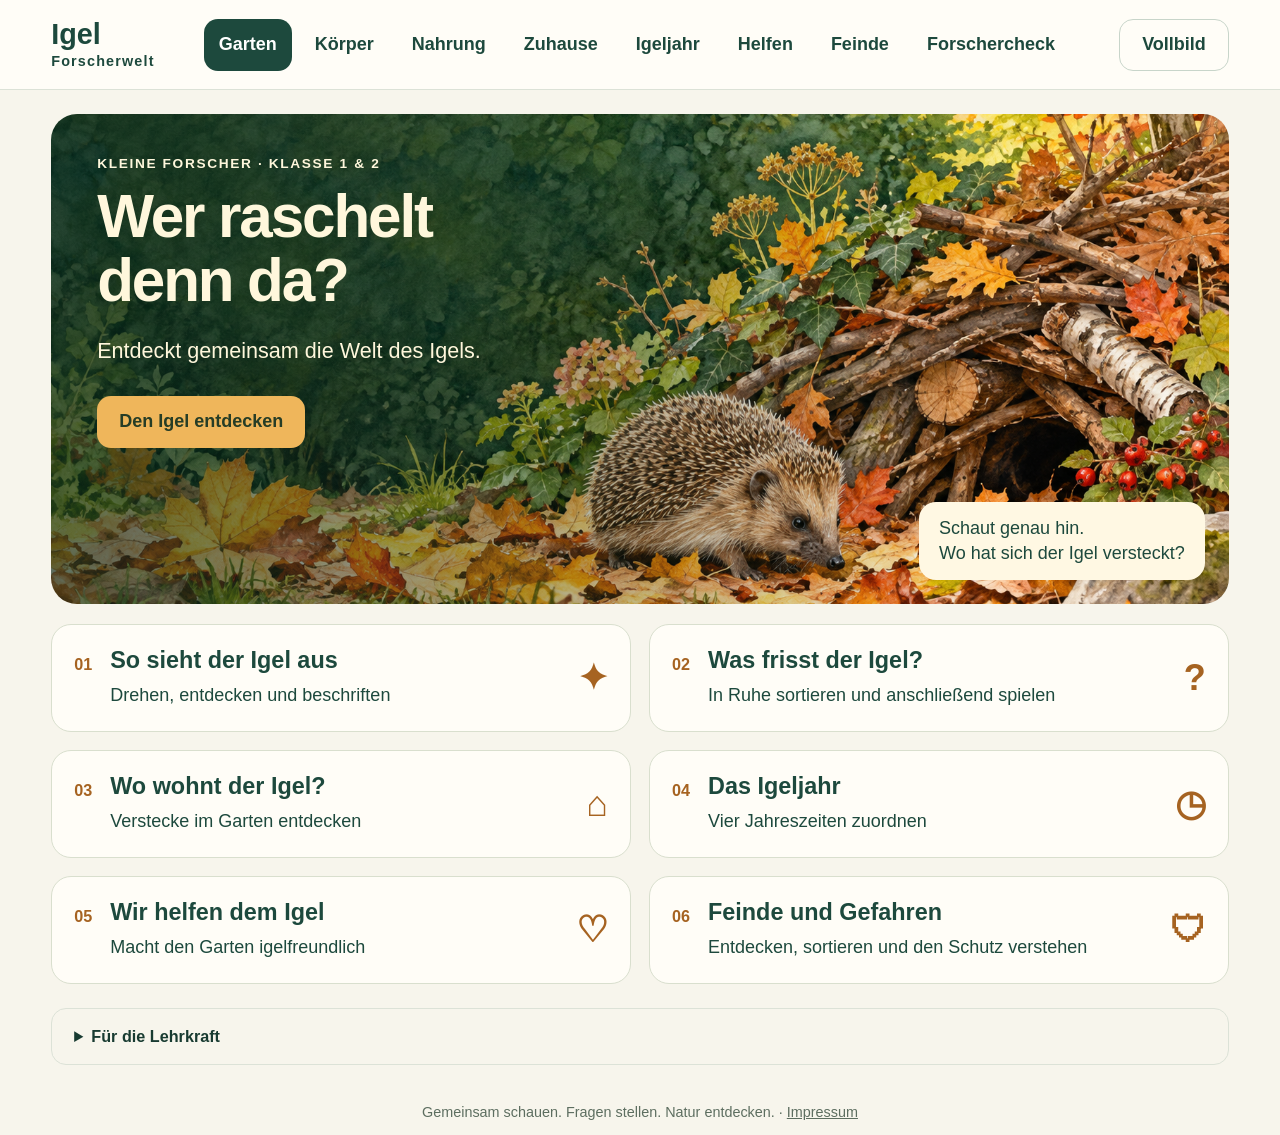
<file: index.html>
<!doctype html><html lang="de"><head><meta charset="utf-8"><meta name="viewport" content="width=device-width,initial-scale=1"><meta name="description" content="Entdeckt gemeinsam den Igel: Körperteile am 3D-Modell und ein Nahrungsspiel für Klasse 1 und 2."><title>Igel-Forscherwelt</title><link rel="icon" href="data:image/svg+xml,%3Csvg xmlns='http://www.w3.org/2000/svg' viewBox='0 0 32 32'%3E%3Crect width='32' height='32' rx='9' fill='%231d493d'/%3E%3Cpath d='M6 23L9 11L14 15L18 7L21 15L27 11L26 23Z' fill='%23efb65b'/%3E%3C/svg%3E"><link rel="stylesheet" href="style.css?v=10"></head><body>
<header><button class="brand" data-view="garden">Igel<span>Forscherwelt</span></button><nav aria-label="Lernstationen"><button data-view="garden" aria-current="page">Garten</button><button data-view="body">Körper</button><button data-view="food">Nahrung</button><button data-view="habitat">Zuhause</button><button data-view="year">Igeljahr</button><button data-view="help">Helfen</button><button data-view="enemies">Feinde</button><button data-view="check">Forschercheck</button></nav><button id="fullscreen" class="quiet">Vollbild</button></header>
<main><section id="garden" class="view"><div class="garden-art"><div class="intro"><div class="eyebrow">KLEINE FORSCHER · KLASSE 1 & 2</div><h1>Wer raschelt<br>denn da?</h1><p>Entdeckt gemeinsam die Welt des Igels.</p><button class="sun" data-view="body">Den Igel entdecken</button></div><div class="garden-note">Schaut genau hin.<br>Wo hat sich der Igel versteckt?</div></div><div class="station-grid"><button class="station" data-view="body"><span class="number">01</span><div><h2>So sieht der Igel aus</h2><p>Drehen, entdecken und beschriften</p></div><span class="station-symbol">✦</span></button><button class="station" data-view="food"><span class="number">02</span><div><h2>Was frisst der Igel?</h2><p>In Ruhe sortieren und anschließend spielen</p></div><span class="station-symbol">?</span></button><button class="station" data-view="habitat"><span class="number">03</span><div><h2>Wo wohnt der Igel?</h2><p>Verstecke im Garten entdecken</p></div><span class="station-symbol">⌂</span></button><button class="station" data-view="year"><span class="number">04</span><div><h2>Das Igeljahr</h2><p>Vier Jahreszeiten zuordnen</p></div><span class="station-symbol">◷</span></button><button class="station" data-view="help"><span class="number">05</span><div><h2>Wir helfen dem Igel</h2><p>Macht den Garten igelfreundlich</p></div><span class="station-symbol">♡</span></button><button class="station" data-view="enemies"><span class="number">06</span><div><h2>Feinde und Gefahren</h2><p>Entdecken, sortieren und den Schutz verstehen</p></div><span class="station-symbol">🛡</span></button></div><details class="teacher"><summary>Für die Lehrkraft</summary><p>Gemeinsam forschen: Vorwissen sammeln, Körperteile benennen und beschreiben, Nahrung unterscheiden. Am Beamer im Querformat nutzen; die Bildschirmspiegelung wird über das Kontrollzentrum des iPads gestartet.</p><p>Das 3D-Modell ist eine vereinfachte Darstellung des heimischen Igels. Lernziele orientieren sich am NRW-Lehrplan Sachunterricht, Bereich Natur und Umwelt, Tiere, Pflanzen, Lebensräume. Bei der Station „Helfen“ gemeinsam begründen und die Ideen mit Erwachsenen im eigenen Garten besprechen.</p><p>Fachliche Quellen: <a href="https://www.pro-igel.de/" target="_blank" rel="noopener">Pro Igel</a> · <a href="https://www.nabu.de/umwelt-und-ressourcen/oekologisch-leben/balkon-und-garten/tiere/saeugetiere/00755.html" target="_blank" rel="noopener">NABU: Igel im Garten</a> · <a href="https://bass.schule.nrw/19449.htm" target="_blank" rel="noopener">NRW: Lehrpläne Primarstufe</a></p></details></section>
<section id="body" class="view" hidden><div class="section-title"><div><div class="eyebrow">STATION 01 · KÖRPER</div><h1>Entdeckt den Igel.</h1></div></div><div class="body-layout"><div class="model-panel"><div id="model" aria-label="Drehbares 3D-Modell eines Igels"></div><div id="model-error" hidden>Das 3D-Modell konnte nicht geladen werden. Öffnet die Seite in Safari und versucht es erneut.</div><div class="model-help">Mit einem Finger drehen</div><div class="model-controls"><button id="rotate-left" aria-label="Igel nach links drehen">↶</button><button id="rotate-right" aria-label="Igel nach rechts drehen">↷</button><button id="reset-model">Ansicht zurücksetzen</button></div></div><div class="body-task"><div class="modes" role="group" aria-label="Aufgabenmodus"><button id="discover" aria-pressed="true">Entdecken</button><button id="practice" aria-pressed="false">Beschriften</button></div><p id="body-instruction">Tippt auf einen Punkt am Igel.</p><div class="words" id="words"></div><div class="feedback" id="body-feedback" aria-live="polite">Was fällt euch am Körper auf?</div><button id="all-labels" class="sun">Alle Namen zeigen</button><button id="restart-body" class="quiet">Neu beginnen</button></div></div></section>
<section id="food" class="view" hidden><div class="section-title"><div><div class="eyebrow">STATION 02 · NAHRUNG</div><h1>Was frisst der Igel?</h1></div></div><div class="check-actions"><button id="food-mode-sort" aria-pressed="true">In Ruhe sortieren</button><button id="food-mode-catch" aria-pressed="false">Fangspiel ausprobieren</button></div><div id="sort-mode"><div id="food-sort"></div><button id="food-sort-reset" class="quiet">Neu sortieren</button></div><div id="catch-mode" hidden><p>Fangt Nahrungstiere. Lasst andere Dinge vorbeifallen. Jede richtige Entscheidung zählt.</p><div class="catch-toolbar"><button id="catch-start" class="sun">Spiel starten</button><button id="catch-pause" class="quiet" disabled>Pause</button><span id="catch-score" role="status">0 gefangen</span></div><div id="catch-field" class="catch-field" tabindex="0" aria-label="Fangspiel. Igel mit dem Finger oder den Pfeiltasten bewegen."><div id="catch-item" class="catch-item" hidden></div><div id="catch-igel" class="catch-igel" aria-label="Igel">🦔</div><div class="catch-ground"></div></div><div class="catch-move"><button id="catch-left" aria-label="Igel nach links">←</button><span>Den Igel mit dem Finger oder den Pfeiltasten bewegen</span><button id="catch-right" aria-label="Igel nach rechts">→</button></div><p id="catch-feedback" class="feedback" aria-live="polite">Bereit?</p></div></section>
<section id="habitat" class="view" hidden><div class="section-title"><div><div class="eyebrow">STATION 03 · LEBENSRAUM</div><h1>Wo wohnt der Igel?</h1></div></div><p>Wo kann sich der Igel verstecken? Tippt auf die Orte.</p><div class="habitat-map"><div class="map-sky">☁️ ☀️ ☁️</div><div id="habitat-places" class="habitat-places"></div></div><p id="habitat-feedback" class="feedback" aria-live="polite">Schaut genau hin und begründet eure Vermutung.</p><button id="habitat-reset" class="quiet">Neu entdecken</button></section>
<section id="year" class="view" hidden><div class="section-title"><div><div class="eyebrow">STATION 04 · JAHRESZEITEN</div><h1>Das Igeljahr</h1></div></div><p>Wählt eine Karte. Tippt dann auf die passende Jahreszeit.</p><div id="year-cards" class="year-cards"></div><div id="year-seasons" class="year-seasons"></div><p id="year-feedback" class="feedback" aria-live="polite">Was macht der Igel im Laufe des Jahres?</p><button id="year-reset" class="quiet">Neu beginnen</button></section><section id="help" class="view" hidden><div class="section-title"><div><div class="eyebrow">STATION 05 · IGELSCHUTZ</div><h1>Wir helfen dem Igel.</h1></div></div><p>Unser Igel braucht Verstecke, Wasser und freie Wege. Tippt auf eine Stelle im Garten. Wählt dann eine Hilfe.</p><div class="help-garden"><div class="help-sky" aria-hidden="true">☁️ &nbsp; 🌙 &nbsp; ☁️</div><div class="help-resident" aria-hidden="true">🦔</div><p id="help-progress" role="status">0 von 4 Gartenstellen verbessert</p><div id="help-spots" class="help-spots"></div></div><div id="help-task" class="help-task" hidden><h2 id="help-question" tabindex="-1"></h2><div id="help-options" class="help-options"></div></div><p id="help-feedback" class="feedback" aria-live="polite">Wo könnt ihr dem Igel helfen? Begründet eure Ideen.</p><button id="help-reset" class="quiet">Garten neu gestalten</button></section><section id="check" class="view" hidden><div class="section-title"><div><div class="eyebrow">DAS WEISS ICH ÜBER DEN IGEL</div><h1>Igel-Forschercheck</h1></div></div><div id="check-root"></div><p id="check-storage" class="check-note" role="status"></p></section><section id="enemies" class="view" hidden><div class="section-title"><div><div class="eyebrow">STATION 06 · FEINDE UND GEFAHREN</div><h1>Wie schützt sich der Igel?</h1></div></div><p>Manche Tiere fressen Igel. Wir nennen sie natürliche Fressfeinde. Diese Tiere sind Teil der Natur. Auch Straßen und manche Stellen im Garten können für Igel gefährlich sein.</p><div class="enemy-protection"><div id="enemy-hedgehog" class="enemy-hedgehog" aria-hidden="true">🦔</div><div><h2>Ein Mantel aus Stacheln</h2><p id="enemy-shield-text" aria-live="polite">Bei Gefahr kann sich der Igel zusammenrollen. Was passiert dann mit seinem Bauch und seinem Kopf?</p><button id="enemy-roll" class="sun" aria-pressed="false">Igel einrollen</button></div></div><h2 class="enemy-sort-title">Was kann dem Igel gefährlich werden?</h2><p>Wählt eine Karte. Besprecht, ob es ein Fressfeind oder eine andere Gefahr ist. Tippt dann auf die passende Gruppe.</p><p id="enemy-progress" role="status">0 von 6 Karten zugeordnet</p><div id="enemy-cards" class="enemy-cards"></div><div id="enemy-groups" class="enemy-groups"></div><p id="enemy-feedback" class="feedback" aria-live="polite">Welche Tiere und Gefahren kennt ihr schon?</p><button id="enemy-reset" class="quiet">Neu sortieren</button><details class="teacher"><summary>Für die Lehrkraft: Feinde und Gefahren</summary><p>Uhu und Dachs zählen zu den wichtigsten natürlichen Fressfeinden. Auch Füchse können Igel erbeuten. Einrollen schützt vor vielen Angreifern, aber nicht zuverlässig vor allen Tieren und nicht vor Verkehr oder Mährobotern. Bei einem Teich sind steile, glatte Ufer ohne Ausstieg die Gefahr.</p><p>Gemeinsam besprechen: Fressfeinde sind keine bösen Tiere. Wir helfen Igeln durch geeignete Lebensräume und das Vermeiden menschengemachter Gefahren.</p><p>Fachliche Quellen: <a href="https://www.igelzentrum.ch/igel/biologie/62-service/haeufige_fragen" target="_blank" rel="noopener">Igelzentrum: natürliche Feinde</a> · <a href="https://www.nabu-odenwaldkreis.de/naturschutztipps/artenportraits/igel-1/" target="_blank" rel="noopener">NABU: Igel</a> · <a href="https://www.nabu-gera-greiz.de/themen/natur-des-jahres/wildtier-des-jahres/kommt-ein-igel-in-meinen-garten-rein" target="_blank" rel="noopener">NABU: Gefahren im Garten</a></p></details></section></main><footer>Gemeinsam schauen. Fragen stellen. Natur entdecken. · <a href="impressum.html" style="color:inherit;text-decoration:underline">Impressum</a></footer><script type="module" src="app.js?v=8"></script><script type="module" src="check.js?v=4"></script><script type="module" src="enemies.js?v=2"></script></body></html>
</file>
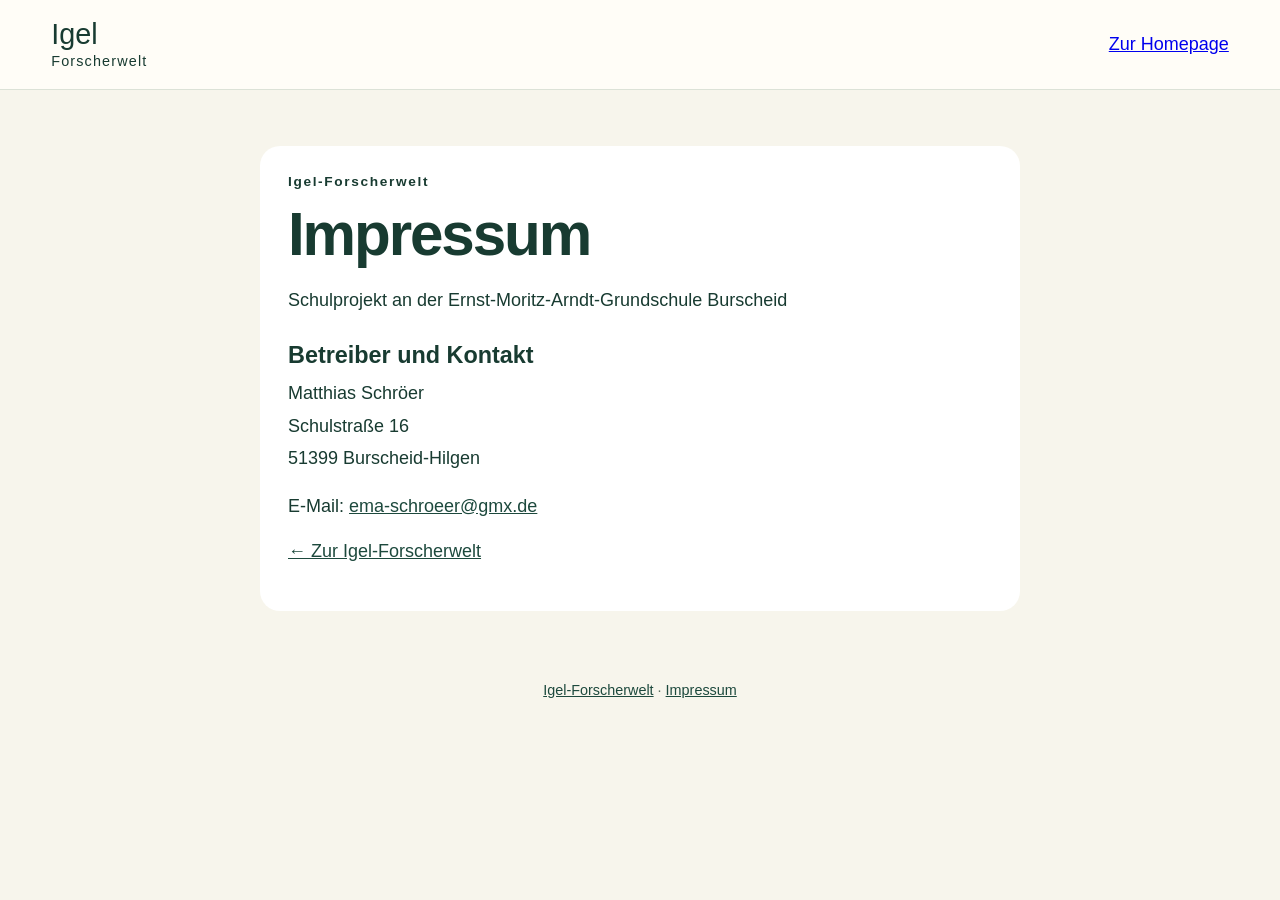
<file: impressum.html>
<!doctype html>
<html lang="de"><head><meta charset="utf-8"><meta name="viewport" content="width=device-width,initial-scale=1"><title>Impressum · Igel-Forscherwelt</title><link rel="stylesheet" href="style.css"><style>.legal{max-width:760px;margin:32px auto;padding:28px;background:#fff;border-radius:20px}.legal address{font-style:normal;line-height:1.8}.legal a,footer a{color:#1d493d;text-decoration:underline}.legal h2{margin-top:28px}</style></head>
<body><header><a class="brand" href="index.html" style="text-decoration:none;color:inherit">Igel<span>Forscherwelt</span></a><a href="index.html">Zur Homepage</a></header><main><section class="legal"><div class="eyebrow">Igel-Forscherwelt</div><h1>Impressum</h1><p>Schulprojekt an der Ernst-Moritz-Arndt-Grundschule Burscheid</p><h2>Betreiber und Kontakt</h2><address>Matthias Schröer<br>Schulstraße 16<br>51399 Burscheid-Hilgen</address><p>E-Mail: <a href="mailto:ema-schroeer@gmx.de">ema-schroeer@gmx.de</a></p><p><a href="index.html">← Zur Igel-Forscherwelt</a></p></section></main><footer><a href="index.html">Igel-Forscherwelt</a> · <a href="impressum.html" aria-current="page">Impressum</a></footer></body></html>
</file>
<file: style.css>
:root{font-family:ui-rounded,"Trebuchet MS",Arial,sans-serif;color:#183b31;background:#f7f5ec;font-size:18px;--green:#1d493d;--gold:#efb65b}*{box-sizing:border-box}body{margin:0}button,a{-webkit-tap-highlight-color:transparent}button{font:inherit;cursor:pointer;border:0;min-height:52px;border-radius:14px;padding:12px 22px;color:var(--green);background:#e8ece5;font-weight:700;touch-action:manipulation}button:focus-visible,a:focus-visible,summary:focus-visible{outline:4px solid #bc631d;outline-offset:4px}button:hover{filter:brightness(.96)}button:disabled{cursor:default;opacity:.7}header{height:90px;padding:12px 4vw;display:flex;align-items:center;justify-content:space-between;gap:18px;background:#fffdf7;border-bottom:1px solid #dce2d7}.brand{background:none;padding:0;font-size:1.6rem;text-align:left;line-height:1}.brand span{display:block;font-size:.8rem;margin-top:5px;letter-spacing:.08em}nav{display:flex;gap:8px}nav button{background:transparent}nav button[aria-current=page]{background:var(--green);color:white}.quiet{border:1px solid #c8d5ca;background:transparent}.sun{background:var(--gold);color:#263d26}main{max-width:1600px;margin:auto;padding:24px 4vw}.garden-art{height:min(53vw,490px);min-height:380px;border-radius:26px;background:linear-gradient(90deg,rgba(10,41,29,.65),transparent 80%),url(garten.png) center/cover;position:relative;color:#fff7dc;overflow:hidden}.intro{padding:42px 46px}.eyebrow{font-size:.76rem;letter-spacing:.12em;font-weight:800;margin-bottom:14px}h1{font-size:clamp(2.3rem,4.7vw,4.1rem);line-height:1.07;letter-spacing:-.035em;margin:0 0 20px}p{line-height:1.5}.intro p{font-size:1.2rem;max-width:400px;margin-bottom:28px}.garden-note{position:absolute;right:24px;bottom:24px;background:#fff8e3;color:var(--green);border-radius:17px;padding:14px 20px;font-size:1rem;line-height:1.4}.station-grid{display:grid;grid-template-columns:1fr 1fr;gap:18px;margin-top:20px}.station{display:flex;text-align:left;align-items:center;gap:18px;padding:22px;background:#fffdf7;border:1px solid #d9dfce;border-radius:20px}.number{color:#a66321;font-size:.9rem;align-self:flex-start;padding-top:8px}h2{font-size:1.3rem;margin:0 0 8px}.station p{font-weight:400;margin:0;font-size:1rem}.station-symbol{margin-left:auto;font-size:2rem;color:#a66321}.teacher{margin-top:24px;padding:18px 22px;border:1px solid #dce2d7;border-radius:15px;font-size:.9rem}.teacher summary{cursor:pointer;font-weight:700}.teacher a{color:#235f48}footer{text-align:center;font-size:.8rem;padding:15px 20px;color:#5d6e60}.section-title{display:flex;align-items:center;justify-content:space-between;gap:20px;margin:14px 0 24px}.section-title h1{font-size:2.5rem;margin:0}.body-layout{display:grid;grid-template-columns:minmax(0,1.6fr) minmax(300px,1fr);gap:24px}.model-panel{position:relative;background:#e3eadc;border:1px solid #cbd7c6;border-radius:24px;min-height:490px;overflow:hidden}#model{height:430px;position:relative;touch-action:none}#model canvas{display:block;width:100%;height:100%}.hotspot{position:absolute;min-height:40px;min-width:40px;padding:7px;border-radius:50px;background:#fff9e9;border:3px solid #b57629;box-shadow:0 2px 6px #0003;transform:translate(-50%,-50%);font-size:.87rem;z-index:2}.hotspot.named{padding:7px 13px}.model-help{position:absolute;left:20px;top:17px;font-size:.8rem;color:#526b53;pointer-events:none}.model-controls{display:flex;gap:8px;justify-content:center;padding:8px 10px 14px}.model-controls button{background:#f9fbf3;font-size:.9rem;padding:10px 15px}.body-task{padding:22px;background:#fffdf7;border:1px solid #dce2d7;border-radius:24px}.modes{display:flex;background:#edf0e7;border-radius:15px;padding:5px;gap:5px}.modes button{flex:1;padding:10px;font-size:.95rem;background:transparent}.modes button[aria-pressed=true]{background:var(--green);color:white}.words{display:grid;grid-template-columns:1fr 1fr;gap:9px}.words button{background:#f0efdf;border:2px solid transparent}.words button[aria-pressed=true]{border-color:#a5641d;background:#fce2a9}.words button.done{background:#d5e8ce}.feedback{background:#eef1e7;min-height:88px;border-radius:16px;padding:18px;line-height:1.5;font-weight:500;margin:18px 0}.body-task>.sun,.body-task>.quiet{width:100%;margin-bottom:9px}.food-instruction{font-size:1.2rem;margin:0 0 24px}.food-grid{display:grid;grid-template-columns:repeat(3,1fr);gap:16px}.food-card{background:#fffdf7;border:3px solid #dce2d7;min-height:160px;position:relative;display:flex;align-items:center;justify-content:center;gap:18px;font-size:1.3rem}.food-card .emoji{font-size:3.2rem;font-family:"Apple Color Emoji","Segoe UI Emoji",sans-serif}.food-card[aria-pressed=true]{border-color:#a5641d;background:#fff0c8}.food-card[aria-pressed=true]:after{content:'✓';position:absolute;right:12px;top:8px;color:#885014}.food-card.correct{border-color:#4d8051}.food-card.wrong{border-color:#b87736}.food-bottom{display:flex;align-items:center;gap:12px;margin-top:20px}.food-bottom .feedback{flex:1;margin:0}.view[hidden]{display:none!important}#model-error{padding:80px 30px;position:absolute;inset:0;background:#e3eadc} @media(max-width:900px){:root{font-size:17px}header{padding:10px 3vw;height:80px}main{padding:20px 3vw}.intro{padding:30px}.body-layout{grid-template-columns:1.3fr 1fr;gap:15px}.body-task{padding:15px}#model{height:380px}.model-panel{min-height:450px}.food-card{gap:10px;font-size:1.1rem}.food-card .emoji{font-size:2.8rem}.section-title h1{font-size:2.2rem}.food-bottom{flex-wrap:wrap}.food-bottom .feedback{flex-basis:100%}}@media(max-width:650px){header{height:auto;flex-wrap:wrap;gap:8px}.brand{font-size:1.25rem}header>.quiet{font-size:.8rem;padding:8px 12px;min-height:42px}nav{order:3;width:100%}nav button{flex:1;padding:8px;min-height:44px}h1{font-size:2.7rem}.garden-art{min-height:450px;background-position:60% center}.intro{padding:27px}.intro p{max-width:240px}.garden-note{left:20px;right:auto;bottom:20px;font-size:.9rem}.station-grid,.body-layout{grid-template-columns:1fr}.section-title{align-items:flex-start}.section-title h1{font-size:1.9rem}.section-title .quiet{padding:10px;font-size:.85rem}.food-grid{grid-template-columns:1fr 1fr}.food-card{min-height:145px;flex-direction:column;gap:8px}.model-panel{min-height:430px}#model{height:360px}.food-bottom button{flex:1}.station{padding:18px}}@media(prefers-reduced-motion:reduce){*{scroll-behavior:auto}}
.model-panel{background:radial-gradient(ellipse at 50% 42%,#f8f6ee 0%,#e7e8df 72%,#dce0d4 100%)}.model-leaders{position:absolute;inset:0;width:100%;height:100%;pointer-events:none;z-index:1}.model-leaders line{stroke:#8b765a;stroke-width:1.4;stroke-dasharray:3 3}.hotspot{min-height:34px;min-width:34px;padding:4px;border-width:2px;font-size:.8rem;background:#fffdf4;box-shadow:0 2px 7px #34230e1c}.hotspot.named{padding:5px 10px}.model-help{z-index:3}

header{height:auto;min-height:90px;flex-wrap:wrap}nav{flex-wrap:wrap}nav button{padding:10px 15px}.catch-toolbar,.catch-move{display:flex;align-items:center;justify-content:center;gap:16px;flex-wrap:wrap;margin:16px 0}.catch-field{height:390px;position:relative;overflow:hidden;border-radius:24px;border:2px solid #b7cab0;background:linear-gradient(#e6f3f4,#f5f7dd 78%,#c0d69d);touch-action:none;max-width:950px;margin:auto}.catch-item{position:absolute;transform:translateX(-50%);text-align:center;z-index:2;font-size:52px;line-height:1.1}.catch-item small{display:block;font-size:16px;font-weight:bold;background:#fffdf5;padding:4px 8px;border-radius:8px}.catch-igel{position:absolute;bottom:12px;left:50%;transform:translateX(-50%);font-size:68px;z-index:3}.catch-ground{position:absolute;bottom:0;width:100%;height:24px;background:#759d54}.catch-move span{font-size:.9rem}.habitat-map{padding:24px;border-radius:24px;background:linear-gradient(#dceff5 20%,#d2e4ba 20%)}.map-sky{font-size:3rem;text-align:center;margin-bottom:25px}.habitat-places,.year-cards{display:grid;grid-template-columns:repeat(3,1fr);gap:16px}.place{display:flex;flex-direction:column;align-items:center;gap:12px;min-height:160px;background:#fffdf3;border:3px solid transparent}.place>span{font-size:3.5rem}.place.visited{border-color:#668451}.year-cards{grid-template-columns:repeat(2,1fr)}.year-card{display:flex;align-items:center;text-align:left;gap:18px;background:#fffdf5;border:3px solid #dce2d7}.year-card>span:first-child{font-size:2.5rem}.year-card[aria-pressed=true]{border-color:#a66321;background:#fff0c8}.year-seasons{display:grid;grid-template-columns:repeat(4,1fr);gap:14px;margin-top:24px}.season{display:flex;flex-direction:column;gap:12px;min-height:180px;background:#e7eddf}.season>span{font-size:2.5rem}.season-answer{font-weight:normal;font-size:.95rem;line-height:1.5}@media(max-width:650px){.habitat-places,.year-seasons{grid-template-columns:repeat(2,1fr)}.year-cards{grid-template-columns:1fr}.catch-field{height:330px}.catch-move span{order:3;width:100%;text-align:center}nav{gap:3px}nav button{font-size:.85rem;padding:8px}.place{padding:10px;min-height:140px}.station-grid{grid-template-columns:1fr}}
.help-garden{position:relative;border:2px solid #b7cab0;border-radius:24px;background:linear-gradient(#dceaf3 0 105px,#d5e5bd 105px);padding:20px 24px 28px}.help-sky{text-align:center;font-size:2.6rem}.help-resident{position:absolute;right:25px;top:30px;font-size:3rem}#help-progress{text-align:center;font-weight:700;background:#fffdf5;border-radius:30px;padding:10px 16px;width:fit-content;margin:20px auto}.help-spots{display:grid;grid-template-columns:repeat(4,minmax(0,1fr));gap:16px}.help-spot{display:flex;flex-direction:column;align-items:center;gap:12px;background:#fffdf3;border:3px solid transparent;min-height:215px;padding:18px 12px}.help-spot>span{font-size:3.2rem}.help-spot small{font-weight:400}.help-spot[aria-pressed=true]{border-color:#a66321;background:#fff0c8}.help-spot.improved{background:#edf6df;border-color:#668451}.help-task{background:#fffdf5;border:1px solid #dce2d7;border-radius:20px;margin-top:20px;padding:24px}.help-options,.quiz-options{display:grid;grid-template-columns:1fr 1fr;gap:14px}.help-options button,.quiz-options button{text-align:left;line-height:1.5;white-space:normal}.station-quiz{margin-top:28px;background:#fffdf7;border:1px solid #d0d9c7;border-radius:20px;padding:20px 24px}.station-quiz summary{cursor:pointer;font-weight:700;min-height:44px;align-content:center}.quiz-content{margin-top:18px}.quiz-progress{font-size:.85rem;color:#596d57}.quiz-icon{font-size:3rem;margin:18px 0}.quiz-correct{background:#d5e8ce}.help-task[hidden]{display:none}@media(max-width:900px){.help-spots{grid-template-columns:repeat(2,minmax(0,1fr))}}@media(max-width:650px){.help-garden{padding:16px 12px}.help-spot{min-height:190px;font-size:.9rem}.help-resident{font-size:2rem;right:15px}.help-options,.quiz-options{grid-template-columns:1fr}.station-quiz{padding:16px}nav button{flex:1 0 28%}}
.check-question{border:1px solid #cbd7c6;border-radius:18px;padding:18px;margin:20px 0;background:#fffdf7;min-width:0}.check-question legend{font-weight:bold;padding:0 8px;max-width:100%;line-height:1.5}.check-options{display:grid;grid-template-columns:repeat(2,minmax(0,1fr));gap:12px}.check-answer{display:flex;align-items:center;gap:12px;padding:14px;background:#eef1e7;border:2px solid transparent;border-radius:14px;min-height:60px;cursor:pointer}.check-answer:has(input:checked){border-color:#a66321;background:#fff0c8}.check-answer input,.check-toggle input{width:23px;height:23px;flex-shrink:0;accent-color:#1d493d}.check-field{display:block;margin:20px 0;font-weight:bold}.check-field input,.check-field textarea,.check-field select{display:block;width:100%;max-width:800px;margin-top:10px;font:inherit;padding:14px;border:1px solid #94aa95;border-radius:12px;background:#fffdf7;color:#183b31}.check-field textarea{resize:vertical;min-height:130px}.check-field input:focus-visible,.check-field textarea:focus-visible,select:focus-visible,input:focus-visible{outline:3px solid #bc631d;outline-offset:3px}.check-toggle{display:flex;align-items:center;gap:12px;margin:16px 0;line-height:1.5}.check-note{font-size:.9rem;color:#51634f;line-height:1.5}.check-actions{display:flex;gap:12px;flex-wrap:wrap;margin:24px 0}#check-root>button{margin:8px 8px 8px 0}#check-version{font:inherit;padding:14px;margin-top:10px;display:block;width:100%;max-width:800px}.check-report{background:#fffdf7;border:1px solid #d0d9c7;padding:24px;border-radius:20px}.check-report-task{border-bottom:1px solid #cbd7c6;padding:12px 0 24px}.check-report p{white-space:pre-wrap;overflow-wrap:anywhere}.check-print-value{display:none}.check-progress{font-weight:bold;color:#946020}@media(max-width:650px){.check-options{grid-template-columns:1fr}.check-report{padding:15px}.check-question{padding:12px}.check-actions button{flex:1}}@media print{@page{size:A4;margin:16mm}body.check-print{font-family:Arial,sans-serif;background:white;color:black;font-size:11pt}body.check-print header,body.check-print footer,body.check-print .section-title,body.check-print #check-storage,body.check-print .view:not(#check),body.check-print button{display:none!important}body.check-print main{padding:0;max-width:none}body.check-print #check{display:block!important}body.check-print .check-report{border:0;padding:0;background:white}body.check-print .check-report-task{break-inside:avoid}body.check-print .check-field input,body.check-print .check-field textarea{display:none}body.check-print .check-print-value{display:block;font-weight:normal;white-space:pre-wrap;overflow-wrap:anywhere}body.check-print .check-toggle input{width:14px;height:14px}body.check-print h2{font-size:18pt}body.check-print h3{font-size:13pt}body.check-print .check-report p{line-height:1.4}}

.check-read{margin-top:14px}
.enemy-protection{display:grid;grid-template-columns:180px 1fr;align-items:center;gap:24px;background:#e8eddf;border:1px solid #cbd7c6;padding:24px;border-radius:24px}.enemy-hedgehog{width:150px;height:150px;display:grid;place-items:center;font-size:6rem;margin:auto}.enemy-hedgehog.rolled{width:125px;height:125px;border-radius:50%;background:repeating-conic-gradient(#7b5737 0deg 8deg,#bea07a 8deg 16deg);border:10px dotted #5b452e;box-shadow:inset 0 0 0 10px #967049}.enemy-sort-title{margin-top:28px}.enemy-cards{display:grid;grid-template-columns:repeat(3,minmax(0,1fr));gap:16px;margin:20px 0}.enemy-card{display:flex;flex-direction:column;align-items:center;gap:12px;border:3px solid transparent;background:#fffdf5;min-height:180px}.enemy-card>span{font-size:3.3rem}.enemy-card small{font-weight:normal;font-size:.85rem}.enemy-card[aria-pressed=true]{border-color:#a66321;background:#fff0c8}.enemy-card:disabled{background:#dfebd8;opacity:1}.enemy-groups{display:grid;grid-template-columns:repeat(3,minmax(0,1fr));gap:16px}.enemy-group{min-height:130px;display:flex;flex-direction:column;gap:16px;justify-content:center;border:2px dashed #8ca580}.enemy-group span{font-weight:normal;font-size:.9rem;line-height:1.5}@media(max-width:650px){.enemy-protection{grid-template-columns:1fr;padding:18px}.enemy-cards{grid-template-columns:repeat(2,minmax(0,1fr))}.enemy-groups{grid-template-columns:1fr}.enemy-group{min-height:100px}.enemy-card{padding:12px;min-height:165px}}

.enemy-hedgehog.rolled{border:0;background:none;box-shadow:none}.enemy-hedgehog.rolled svg{width:100%;height:100%}

.reading-controls{display:flex;flex-wrap:wrap;gap:.5rem;margin:0 0 1rem}.read-control{margin:.35rem .35rem .35rem 0}#food-sort{max-width:850px;margin:1.5rem auto;padding:1.5rem;background:#fffaf0;border-radius:20px}#food-sort h2{font-size:2rem}button[aria-pressed="true"]{outline:3px solid #396c50}
</file>
